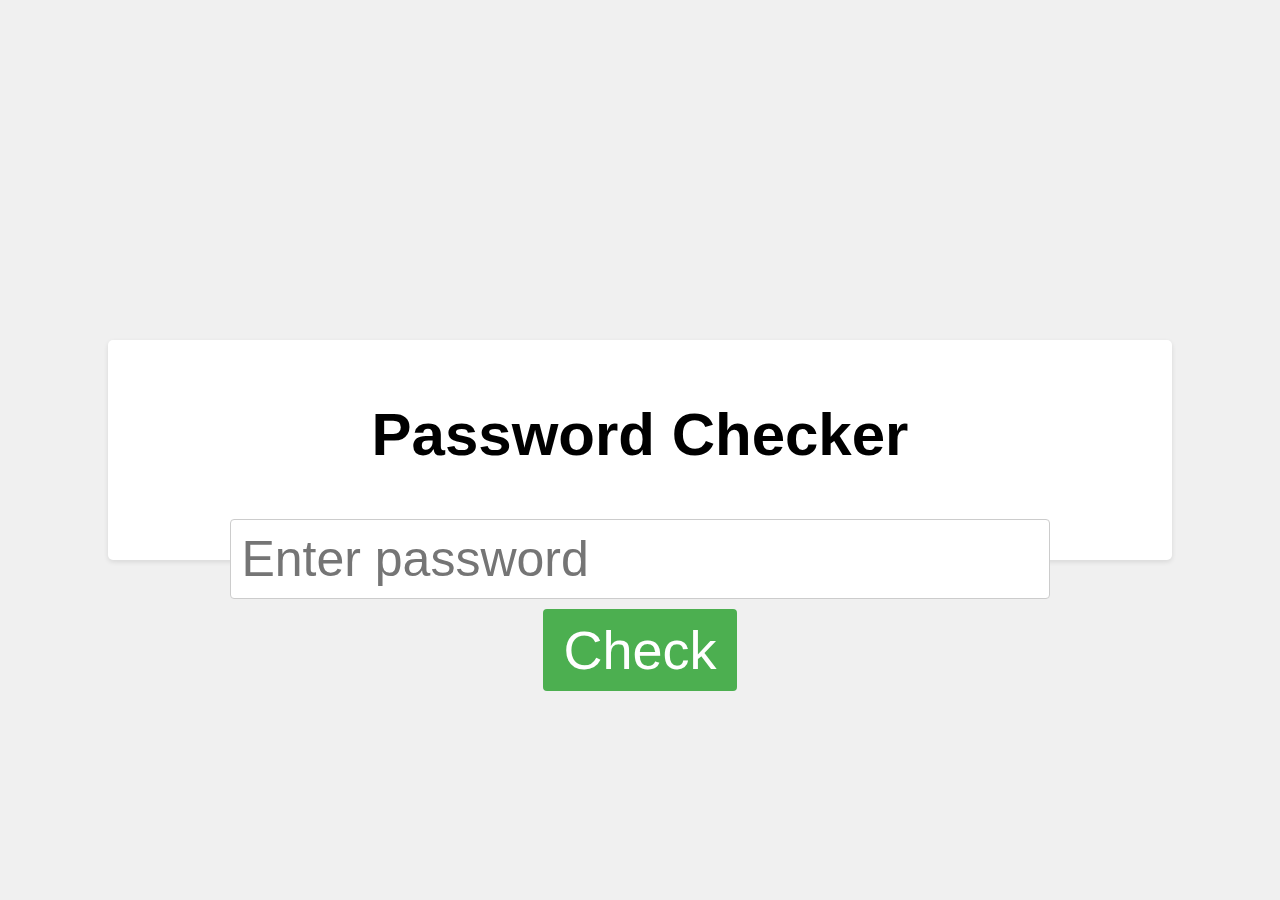
<file: index.html>
<!DOCTYPE html>
<html>
<head>
<title>Password Checker</title>
<style>
body {
  font-family: sans-serif;
  text-align: center;
  margin: 0;
  padding: 0;
  background-color: #f0f0f0;
  display: flex;
  flex-direction: column;
  align-items: center;
  justify-content: center;
  height: 100vh;
}

.container {
  background-color: #fff;
  padding: 20px;
  border-radius: 5px;
  box-shadow: 0 2px 5px rgba(0, 0, 0, 0.1);
  width: 80%;
  height: 20%;
}

input[type="number"] {
  width: 80%;
  padding: 10px;
  margin: 10px 0;
  border: 1px solid #ccc;
  border-radius: 4px;
  box-sizing: border-box;
  font-size: 50px;
}

button {
  background-color: #4CAF50;
  color: white;
  padding: 10px 20px;
  border: none;
  border-radius: 4px;
  cursor: pointer;
  font-size: 54px;
}

.popup {
  position: fixed;
  top: 50%;
  left: 50%;
  transform: translate(-50%, -50%);
  background-color: #fff;
  padding: 20px;
  border-radius: 5px;
  box-shadow: 0 2px 5px rgba(0, 0, 0, 0.1);
  display: none;
  z-index: 100;
  width: 60%;
  height: 10%;
  font-size: 60px;

}

.popup.correct {
  background-color: #4CAF50;
  color: white;
}

.popup.incorrect {
  background-color: #f44336;
  color: white;
}
</style>
</head>
<body>
  <div class="container">
    <h1 style="font-size: 60px;">Password Checker</h1>
    <input type="number" id="password" placeholder="Enter password"><br>
    <button onclick="checkPassword()">Check</button>
  </div>

  <div class="popup" id="popup">
    <p id="message"></p>
  </div>

  <script>
    function checkPassword() {
      const passwordInput = document.getElementById("password").value;
      const correctPassword = "85964710968";
      const popup = document.getElementById("popup");
      const message = document.getElementById("message");

      if (passwordInput === correctPassword) {
        popup.classList.add("correct");
        message.textContent = "Password Correct!";
      } else {
        popup.classList.add("incorrect");
        message.textContent = "Password Incorrect!";
      }
      popup.style.display = "block";
    }
  </script>
</body>
</html>
</file>
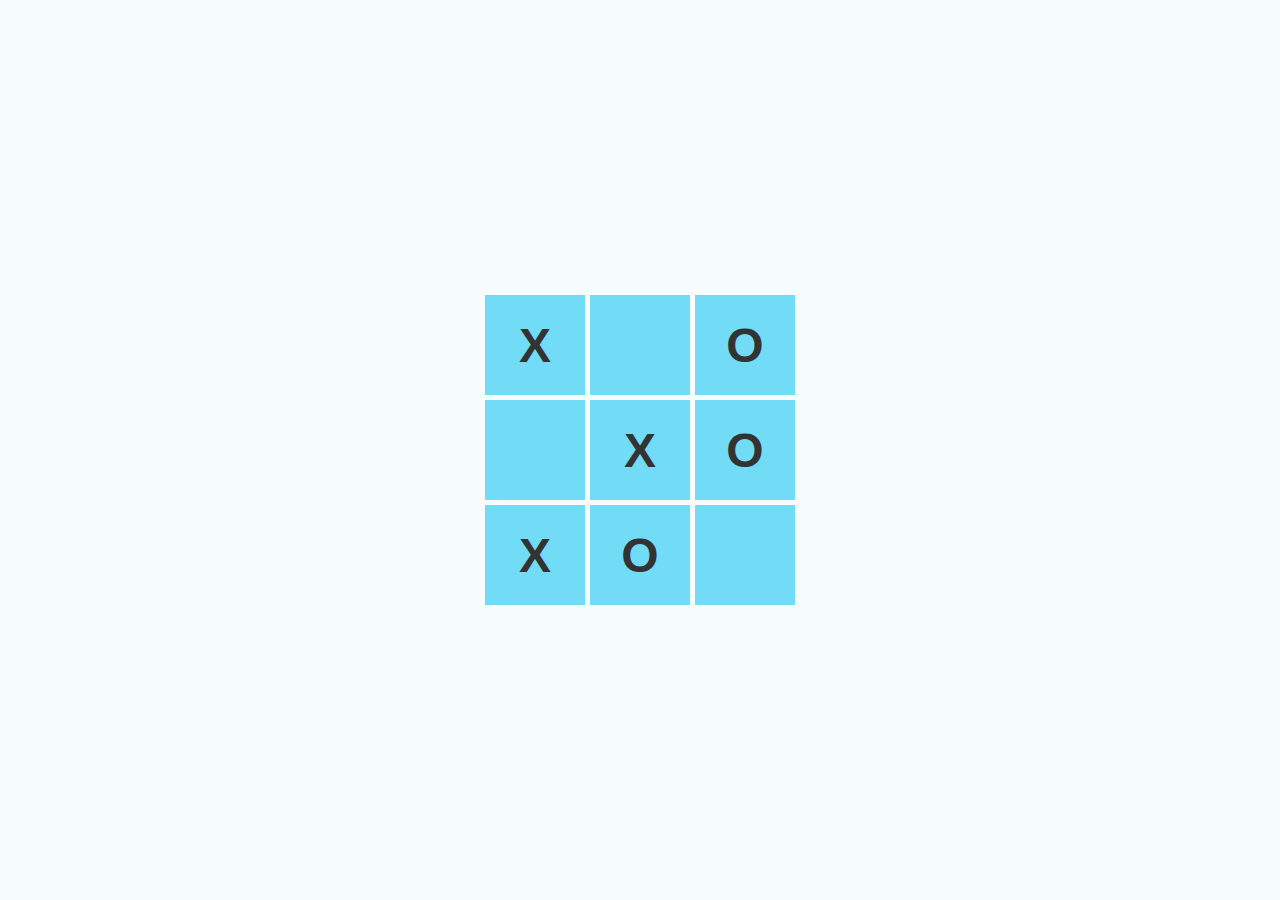
<file: notes.html>
<!DOCTYPE html>
<html lang="en">
<head>
    <title>Tic Tac Toes</title>
    <link rel="stylesheet" href="style.css">
   
</head>
<body>
    <ul>
        <li class="box">X
        <li class="box">
        <li class="box">O

        <li class="box">
        <li class="box">X
        <li class="box">O

        <li class="box">X
        <li class="box">O
        <li class="box">
    </ul>
</body>
</html>
</file>
<file: style.css>
/* ul{
    width: 400px;
    height: 400px;
    background: #79c7eb;
    display: flex;
    flex-wrap: wrap;
};

.box{
    margin: 10px;
    background: #66ee88;
    width: 200px;
    height: 100px;
    display: flex;

} */

/* style.css */

body {
    display: flex;
    justify-content: center;
    align-items: center;
    height: 100vh;
    margin: 0;
    background-color: #f7fdff;
    font-family: Arial, sans-serif;
}

ul {
    list-style-type: none;
    padding: 0;
    display: grid;
    grid-template-columns: repeat(3, 100px);
    gap: 5px;
}

li {
    display: flex;
    justify-content: center;
    align-items: center;
    width: 100px;
    height: 100px;
    background-color: #72dcf7;
    font-size: 3em;
    font-weight: bold;
    color: #333;
    cursor: pointer;
    transition: background-color 0.3s;
}
</file>
